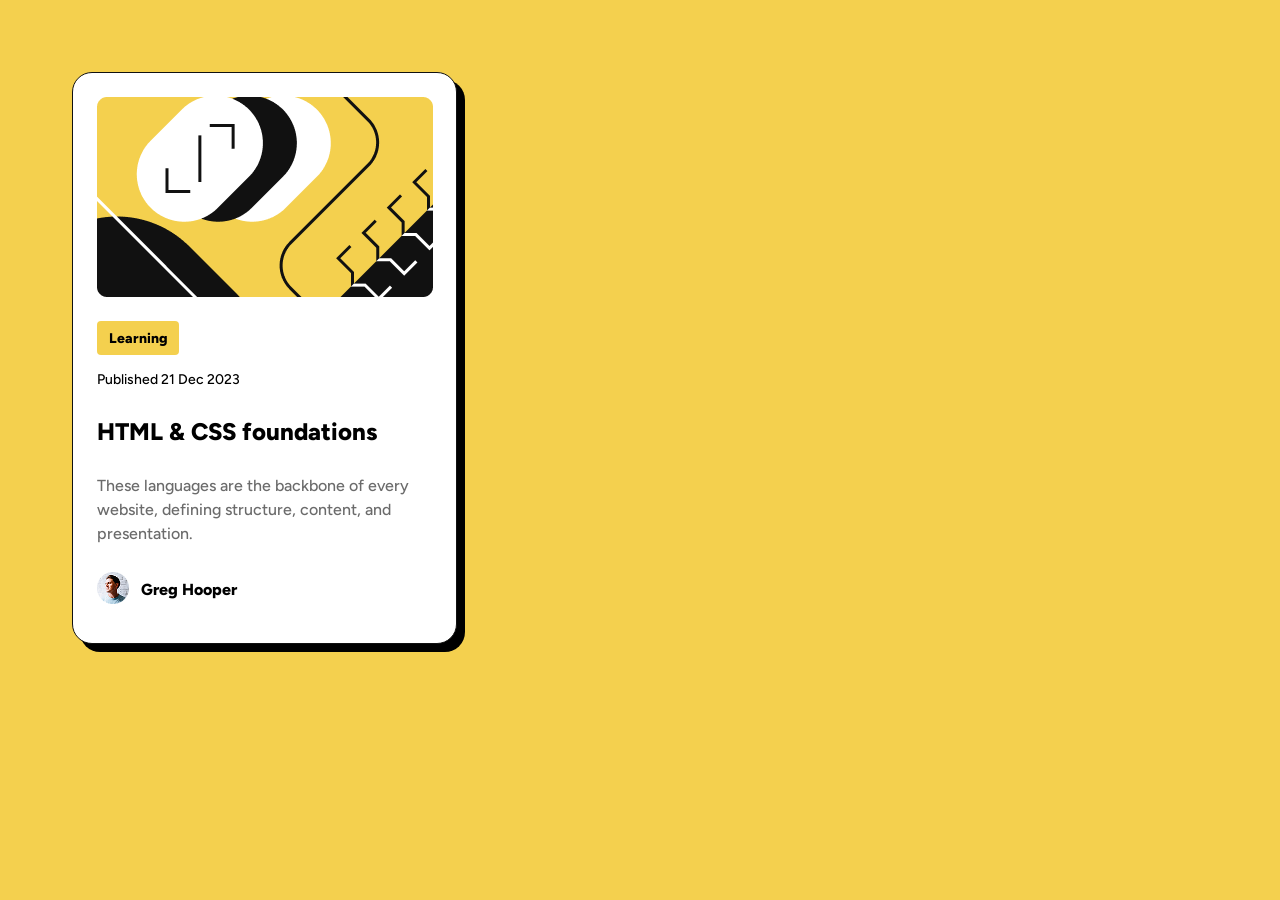
<file: blog-preview/index.html>
<!DOCTYPE html>
<html lang="en">
  <head>
    <meta charset="UTF-8" />
    <meta name="viewport" content="width=device-width, initial-scale=1.0" />
    <link rel="stylesheet" href="css/style.css" />
    <title>Exercise: BLOG PREVIEW</title>
  </head>
  <body class="yellowCol position">
<!-- CARD MOBILE -->
     <div class="container">
    <!-- Blog Image -->
      <div class="blogImage">
        <img src="img/content.png" alt="Blog Image" />
      </div>
      <div class="blogImage2">
        <img src="img/content2.png" alt="Blog Image 2" />
      </div>
    <!-- Content -->
      <div class="content">
        <div class="contentTag">
          <div class="contentTagText">
            <p>Learning</p>
          </div>
        </div>
        <div class="contentDate">
          <p>Published 21 Dec 2023</h1>
        </div>
                <div class="contentTitle">
          <p>
            HTML & CSS foundations
          </p>
        </div>
                <div class="contentDesc">
          <p> 
        These languages are the backbone of every website, defining structure, content, and presentation.
          </p>
        </div>

    <!-- Author -->
        <div class="author">
          <div class="authorImage">
            <img src="img/profile.png" alt="Author Image" />
          </div>
          <div class="authorName">
            <p>Greg Hooper</p>
          </div>
        </div>
      </div>
     </div>

  </body>
</html>
</file>
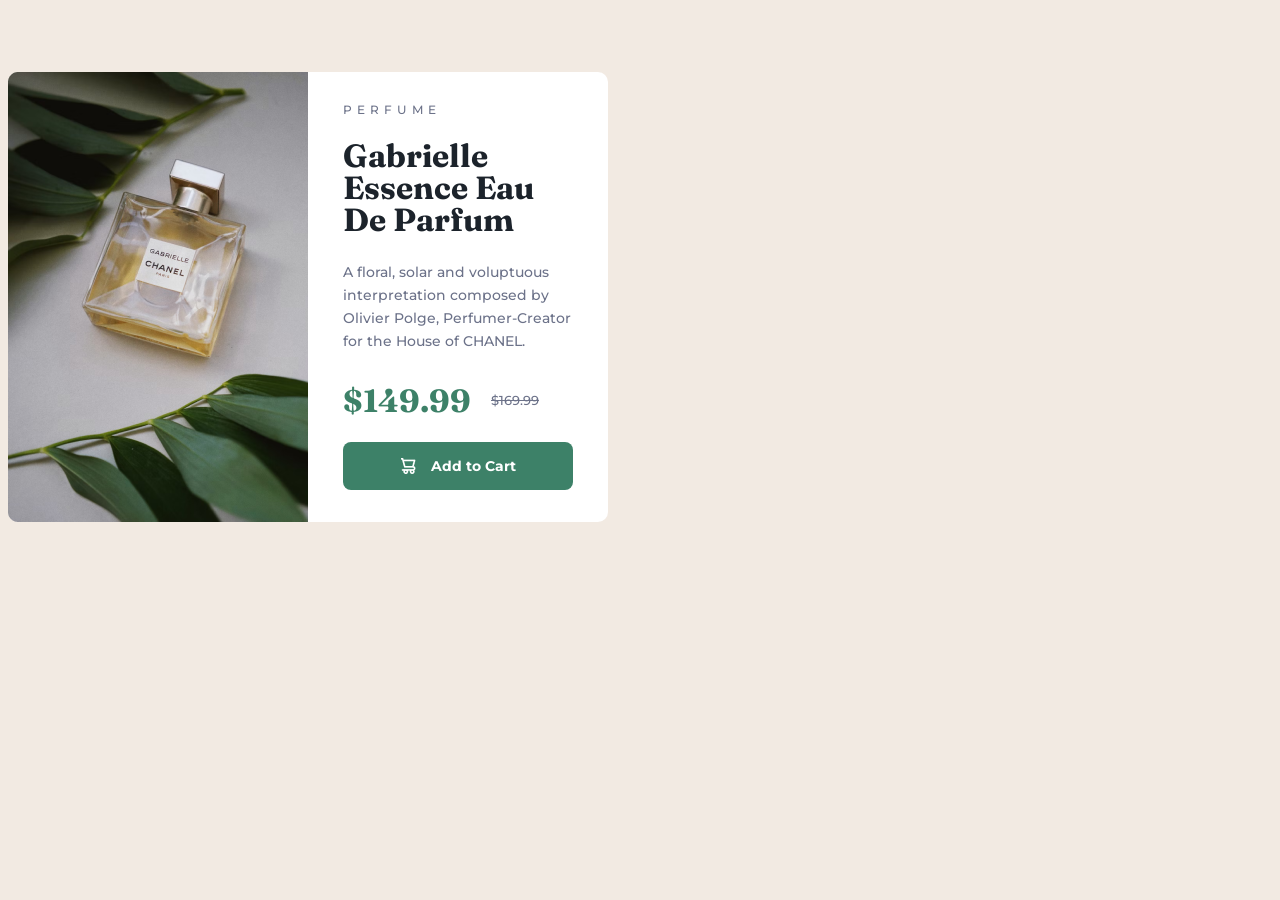
<file: product-preview/index.html>
<!DOCTYPE html>
<html lang="eng">
  <head>
    <meta charset="UTF-8" />
    <meta name="viewport" content="width=device-width, initial-scale=1.0" />
    <link rel="stylesheet" href="css/style.css" />
    <title>Exercise: PRODUCT PREVIEW</title>
  </head>

  <body>
    <!-- CONTAINER -->
    <div class="container">
      <!-- Image Thumb -->
      <div class="image">
        <img src="img/content.png" alt="Parfume Image" />
      </div>
      <div class="image2">
        <img src="img/content2.png" alt="Parfume Image 2" />
      </div>

      <!-- CONTENT -->
      <div class="content">
        <!-- Category -->
        <div class="category">
          <p>PERFUME</p>
        </div>

        <!-- Title -->
        <div class="title">
          <p style="margin: 0px">Gabrielle Essence Eau De Parfum</p>
        </div>

        <!-- Desc -->
        <div class="desc">
          <p>
            A floral, solar and voluptuous interpretation composed by Olivier
            Polge, Perfumer-Creator for the House of CHANEL.
          </p>
        </div>

        <!-- Price -->
        <div class="price">
          <div class="priceAft">$149.99</div>
          <div class="priceBef">$169.99</div>
        </div>

        <!-- Cart -->
        <div class="cart">
          <img src="img/chart.png" alt="Chart" />
          <div class="cartText">Add to Cart</div>
        </div>
      </div>
    </div>
  </body>
</html>
</file>
<file: blog-preview/css/style.css>
@import url("https://fonts.googleapis.com/css2?family=Figtree:wght@400;500;600;700;800&display=swap");

/* =========================================================================== */
/* NORMAL DISPLAY*/
/* =========================================================================== */
/* BODY*/
.yellowCol {
  background-color: #f4d04e;
}

.position {
  justify-items: center;
  padding: 5%;
}

/* CONTAINER */
.container {
  background-color: #ffffff;
  border: 1px solid #111111;
  box-shadow: 8px 8px 0px 0px #000000;
  width: 280px;
  height: 490px;
  gap: 24px;
  border-radius: 20px;
  border-width: 1px;
  padding: 24px;
  display: flex;
  align-content: space-between;
  align-items: stretch;
  justify-items: stretch;
  flex-wrap: nowrap;
  flex-direction: column;
}

.blogImage {
  width: 279px;
  height: 200px;
}

.blogImage2 {
  width: 336px;
  height: 200px;
}

/* CONTENT */
.content: {
  width: 279px;
  height: 173px;
  gap: 12px;
}

.contentTag {
  background-color: #f4d04e;
  width: 70px;
  height: 26px;
  border-radius: 4px;
  padding-top: 4px;
  padding-right: 0px;
  padding-bottom: 4px;
  padding-left: 12px;
}

.contentTagText {
  font-family: Figtree;
  font-weight: 800;
  font-size: 12px;
  line-height: 0%;
  letter-spacing: 0%;
}

.contentDate {
  font-family: Figtree;
  font-weight: 500;
  font-size: 12px;
  line-height: 150%;
  letter-spacing: 0%;
}

.contentTitle {
  font-family: Figtree;
  font-weight: 800;
  font-size: 20px;
  line-height: 150%;
  letter-spacing: 0%;
}

.contentDesc {
  font-family: Figtree;
  font-weight: 500;
  font-size: 14px;
  line-height: 150%;
  letter-spacing: 0%;
  color: #6b6b6b;
}

/* AUTHOR */
.author {
  display: flex;
  align-items: center;
  width: 129;
  height: 32;
  gap: 12px;
}

.authorName {
  font-family: Figtree;
  font-weight: 800;
  line-height: 150%;
  letter-spacing: 0%;
}

/* =========================================================================== */
/* HOVER*/
/* =========================================================================== */
.contentTitle:hover,
.contentTitle:active {
  color: #f4d04e;
  cursor: pointer;
}

/* =========================================================================== */
/* RESPOSIVE DISPLAY */
/* =========================================================================== */
/* (phones, 600px and down) */
@media only screen and (max-width: 600px) {
  .blogImage2 {
    display: none;
  }
}

/* (portrait tablets and large phones, 600px and up) */
@media only screen and (min-width: 600px) {
  .blogImage2 {
    display: none;
  }
}

/* (landscape tablets, 768px and up) */
@media only screen and (min-width: 768px) {
  .container {
    width: 335px;
    height: 522px;
  }
  .blogImage {
    display: none;
  }
  .blogImage2 {
    display: flex;
    width: 336px;
    height: 200px;
  }
  .contentTagText {
    font-size: 14px;
  }
  .contentDate {
    font-size: 14px;
  }
  .contentTitle {
    font-size: 24px;
  }
  .contentDesc {
    font-size: 16px;
  }
}

/* (laptops/desktops, 992px and up) */
@media only screen and (min-width: 992px) {
  .container {
    width: 335px;
    height: 522px;
  }
  .blogImage {
    display: none;
  }
  .blogImage2 {
    display: flex;
    width: 336px;
    height: 200px;
  }
  .contentTagText {
    font-size: 14px;
  }
  .contentDate {
    font-size: 14px;
  }
  .contentTitle {
    font-size: 24px;
  }
  .contentDesc {
    font-size: 16px;
  }
}

/* (large laptops and desktops, 1200px and up) */
@media only screen and (min-width: 1200px) {
  .container {
    width: 335px;
    height: 522px;
  }
  .blogImage {
    display: none;
  }
  .blogImage2 {
    display: flex;
    width: 336px;
    height: 200px;
  }
  .contentTagText {
    font-size: 14px;
  }
  .contentDate {
    font-size: 14px;
  }
  .contentTitle {
    font-size: 24px;
  }
  .contentDesc {
    font-size: 16px;
  }
}
</file>
<file: product-preview/css/style.css>
@import url("https://fonts.googleapis.com/css2?family=Montserrat:wght@500;700&display=swap");
@import url("https://fonts.googleapis.com/css2?family=Figtree:ital,wght@0,300..900;1,300..900&family=Fraunces:ital,opsz,wght@0,9..144,100..900;1,9..144,100..900&family=Montserrat:ital,wght@0,100..900;1,100..900&display=swap");

/* BODY */
body {
  background-color: #f2eae2;
  justify-items: center;
  padding-top: 5%;
}
/* ========================================================================== */
/* CONTAINER */
/* ========================================================================== */
.container {
  background-color: #ffffff;
  width: 343px;
  height: 611px;
  border-radius: 10px;
}

.image {
  background-color: #ffffff;
  width: 343px;
  height: 240px;
  border-radius: 10px;
}

/* CONTENT */
.content {
  padding-top: 15px;
  padding-bottom: 10px;
  padding-left: 25px;
  padding-right: 25px;
  border-radius: 10px;
}

/* CATEGORY */
.category {
  color: #6c7289;
  font-family: Montserrat;
  font-weight: 500;
  font-size: 12px;
  line-height: 100%;
  letter-spacing: 5px;
}

/* TITLE */
.title {
  color: #1c232b;
  font-family: Fraunces;
  font-weight: 700;
  font-size: 32px;
  line-height: 32px;
  letter-spacing: 0px;
}

.desc {
  color: #6c7289;
  font-family: Montserrat;
  font-weight: 500;
  font-size: 14px;
  line-height: 23px;
  letter-spacing: 0px;
}

/* PRICE */
*/ .price {
  display: flex;
  justify-content: flex-start;
  flex-wrap: nowrap;
  flex-direction: row;
  align-items: center;
  padding-top: 10px;
  padding-bottom: 20px;
}

.priceBef {
  color: #6c7289;
  font-family: Montserrat;
  font-weight: 500;
  font-size: 13px;
  line-height: 23px;
  letter-spacing: 0px;
  text-decoration: line-through;
}

.priceAft {
  color: #3d8168;
  font-family: Fraunces;
  font-weight: 700;
  font-size: 32px;
  line-height: 32px;
  letter-spacing: 0px;
  padding-right: 20px;
}

/* CART */
.cart {
  background-color: #3d8168;
  width: 295px;
  height: 48px;
  border-radius: 8px;
  display: flex;
  justify-content: center;
  flex-wrap: wrap;
  flex-direction: row;
  align-items: center;
  align-content: center;
}

.cartText {
  color: #ffffff;
  font-family: Montserrat;
  font-weight: 700;
  font-size: 14px;
  line-height: 100%;
  letter-spacing: 0px;
  padding-left: 15px;
}
/* ========================================================================== */
/* HOVER */
/* ========================================================================== */
.cart:hover {
  background-color: #004537;
  cursor: pointer;
}

/* ========================================================================== */
/* RESPONSIVE DISPLAY */
/* ========================================================================== */
/* phones, 600px and down */
@media only screen and (max-width: 600px) {
  .image2 {
    display: none;
  }
  .price {
    display: flex;
    justify-content: flex-start;
    flex-wrap: nowrap;
    flex-direction: row;
    align-items: center;
    padding-top: 10px;
    padding-bottom: 20px;
  }
}

/* portrait tablets and large phones, 600px and up */
@media only screen and (min-width: 600px) {
  .image2 {
    display: none;
  }
  .price {
    display: flex;
    justify-content: flex-start;
    flex-wrap: nowrap;
    flex-direction: row;
    align-items: center;
    padding-top: 10px;
    padding-bottom: 20px;
  }
}

/* landscape tablets, 768px and up */
@media only screen and (min-width: 768px) {
  .container {
    display: flex;
    width: 600px;
    height: 450px;
    justify-content: center;
    align-items: stretch;
    justify-items: stretch;
    flex-direction: row;
  }
  .content {
    border-radius: 10px;
    width: 235px;
    padding-left: 35px;
    padding-right: 35px;
    padding-top: 20px;
    padding-bottom: 20px;
  }
  .cart {
    width: 100%;
  }

  .image {
    display: none;
  }
  .image2 {
    display: grid;
  }
  .content {
    display: grid;
  }
}

/* laptops/desktops, 992px and up */
@media only screen and (min-width: 992px) {
  .container {
    display: flex;
    width: 600px;
    height: 450px;
    justify-content: center;
    align-items: stretch;
    justify-items: stretch;
    flex-direction: row;
  }
  .content {
    border-radius: 10px;
    width: 235px;
    padding-left: 35px;
    padding-right: 35px;
    padding-top: 20px;
    padding-bottom: 20px;
  }
  .cart {
    width: 100%;
  }
  .price {
    padding-top: 0;
    padding-bottom: 20px;
    display: flex;
    justify-content: flex-start;
    flex-wrap: nowrap;
    flex-direction: row;
    align-items: center;
  }
  .image {
    display: none;
  }
  .image2 {
    display: grid;
  }
  .content {
    display: grid;
  }
}

/* large laptops and desktops, 1200px and up */
@media only screen and (min-width: 1200px) {
  .container {
    display: flex;
    width: 600px;
    height: 450px;
    justify-content: center;
    align-items: stretch;
    justify-items: stretch;
    flex-direction: row;
  }
  .content {
    border-radius: 10px;
    width: 235px;
    padding-left: 35px;
    padding-right: 35px;
    padding-top: 20px;
    padding-bottom: 20px;
  }
  .cart {
    width: 100%;
  }
  .price {
    padding-top: 0;
    padding-bottom: 20px;
    display: flex;
    justify-content: flex-start;
    flex-wrap: nowrap;
    flex-direction: row;
    align-items: center;
  }
  .image {
    display: none;
  }
  .image2 {
    display: grid;
  }
  .content {
    display: grid;
  }
}
</file>
